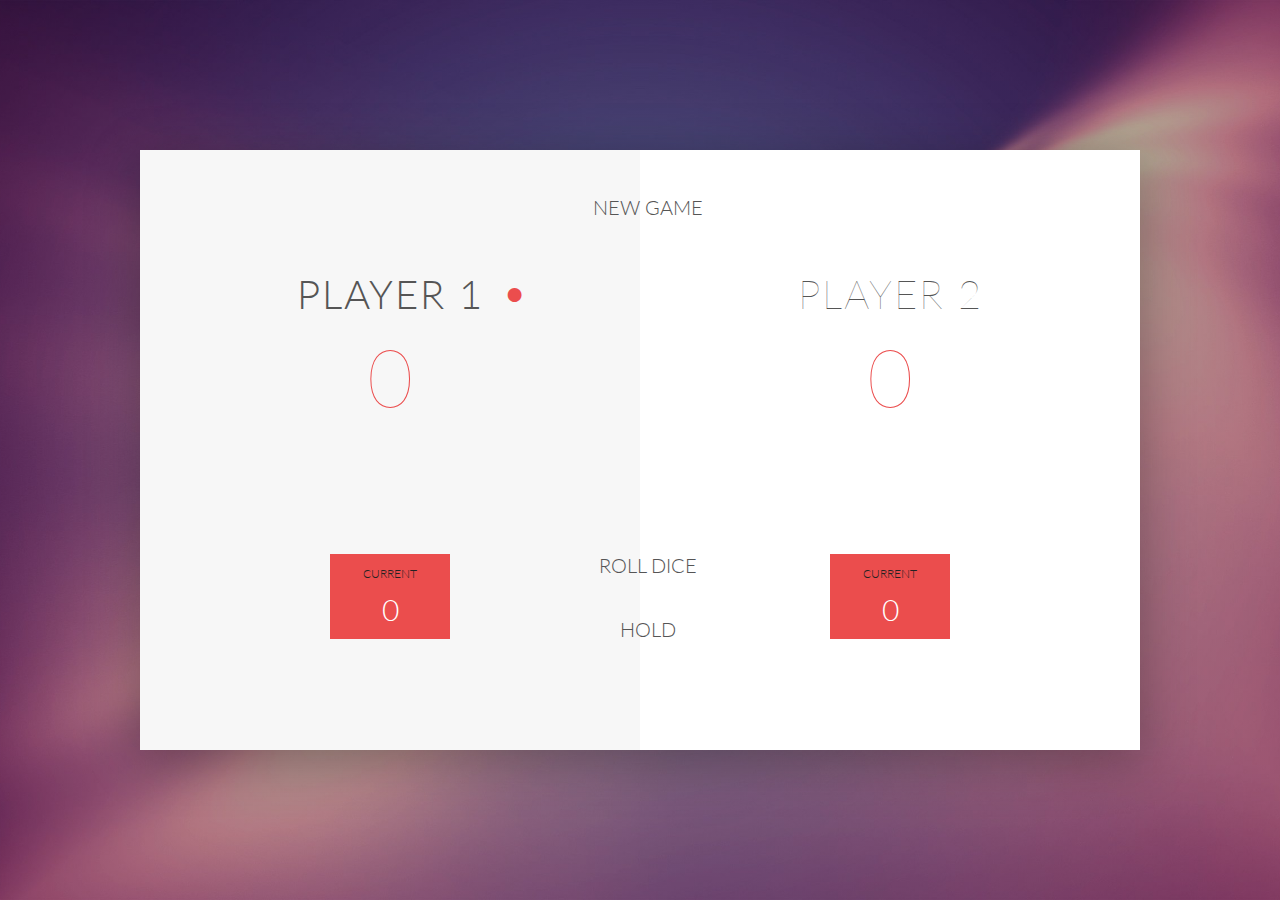
<file: PigGame-1dice/index.html>
<!DOCTYPE html>
<html lang="en">
    <head>
        <meta charset="UTF-8">
        <link href="https://fonts.googleapis.com/css?family=Lato:100,300,600" rel="stylesheet" type="text/css">
        <link href="http://code.ionicframework.com/ionicons/2.0.1/css/ionicons.min.css" rel="stylesheet" type="text/css">
        <link type="text/css" rel="stylesheet" href="style.css">
        
        <title>Pig Game</title>
    </head>

    <body>
        <div class="wrapper clearfix">
            <div class="player-0-panel active">
                <div class="player-name" id="name-0">Player 1</div>
                <div class="player-score" id="score-0">0</div>
                <div class="player-current-box">
                    <div class="player-current-label">Current</div>
                    <div class="player-current-score" id="current-0">11</div>
                </div>
            </div>
            
            <div class="player-1-panel">
                <div class="player-name" id="name-1">Player 2</div>
                <div class="player-score" id="score-1">0</div>
                <div class="player-current-box">
                    <div class="player-current-label">Current</div>
                    <div class="player-current-score" id="current-1">0</div>
                </div>
            </div>
            
            <button class="btn-new"><i class="ion-ios-plus-outline"></i>New game</button>
            <button class="btn-roll"><i class="ion-ios-loop"></i>Roll dice</button>
            <button class="btn-hold"><i class="ion-ios-download-outline"></i>Hold</button>
            
            <img src="dice-4.png" alt="Dice" class="dice">
    
        </div>
        
        <script src="app.js"></script>
    </body>
</html>
</file>
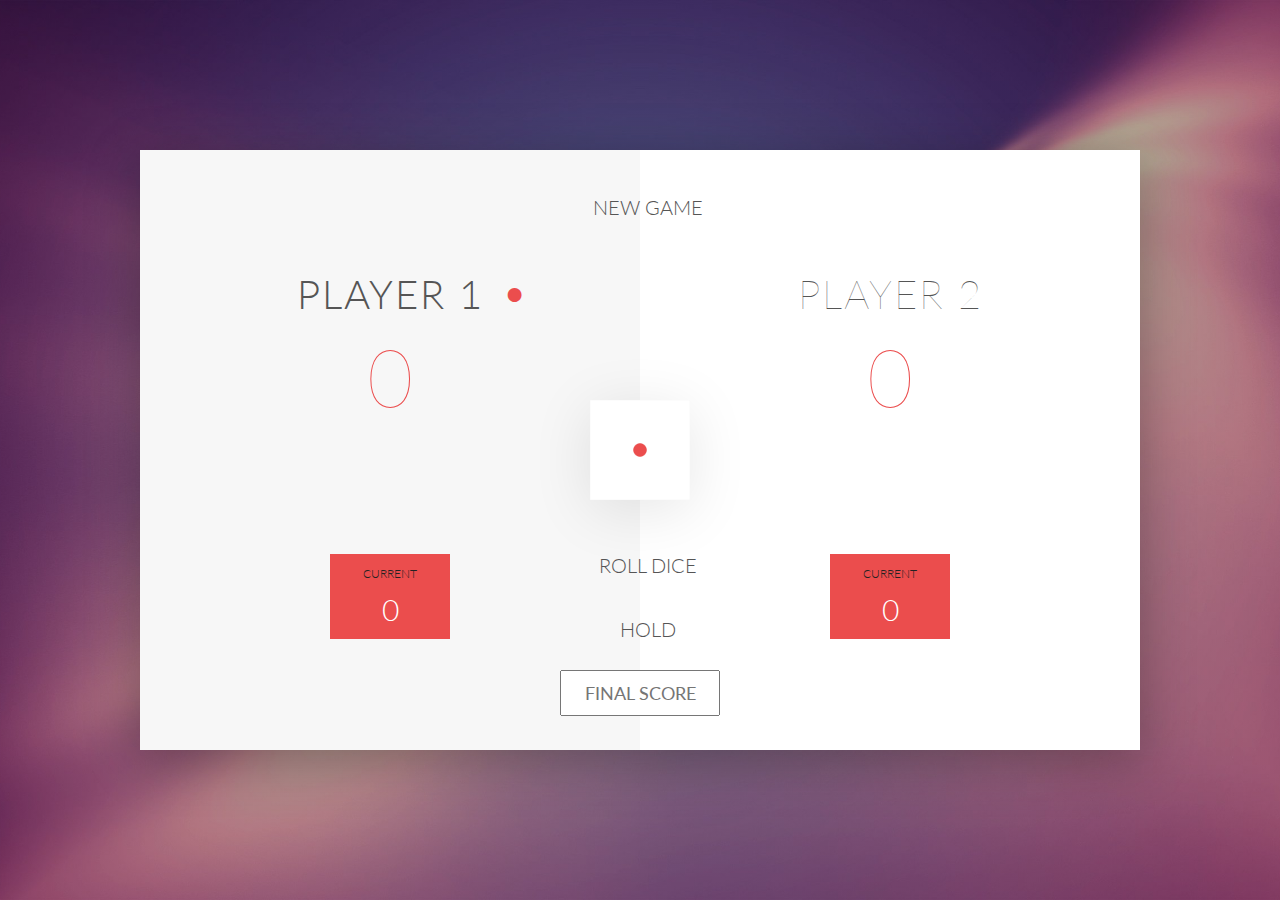
<file: PigGame-2dice/index.html>
<!DOCTYPE html>
<html lang="en">
    <head>
        <meta charset="UTF-8">
        <link href="https://fonts.googleapis.com/css?family=Lato:100,300,600" rel="stylesheet" type="text/css">
        <link href="http://code.ionicframework.com/ionicons/2.0.1/css/ionicons.min.css" rel="stylesheet" type="text/css">
        <link type="text/css" rel="stylesheet" href="style.css">
        
        <title>Pig Game</title>
    </head>

    <body>
        <div class="wrapper clearfix">
            <div class="player-0-panel active">
                <div class="player-name" id="name-0">Player 1</div>
                <div class="player-score" id="score-0">0</div>
                <div class="player-current-box">
                    <div class="player-current-label">Current</div>
                    <div class="player-current-score" id="current-0">11</div>
                </div>
            </div>
            
            <div class="player-1-panel">
                <div class="player-name" id="name-1">Player 2</div>
                <div class="player-score" id="score-1">0</div>
                <div class="player-current-box">
                    <div class="player-current-label">Current</div>
                    <div class="player-current-score" id="current-1">0</div>
                </div>
            </div>
            
            <button class="btn-new"><i class="ion-ios-plus-outline"></i>New game</button>
            <button class="btn-roll"><i class="ion-ios-loop"></i>Roll dice</button>
            <button class="btn-hold"><i class="ion-ios-download-outline"></i>Hold</button>
            
            <input type="text" placeholder="Final Score" class="final-score">
            
            <img src="dice-1.png" alt="Dice" class="dice" id="dice-1">
            <img src="dice-1.png" alt="Dice" class="dice" id="dice-2">
    
        </div>
        
        <script src="app.js"></script>
    </body>
</html>
</file>
<file: PigGame-1dice/style.css>
/**********************************************
*** GENERAL
**********************************************/

* {
    margin: 0;
    padding: 0;
    box-sizing: border-box;
    
}

.clearfix::after {
    content: "";
    display: table;
    clear: both;
}

body {
    background-image: linear-gradient(rgba(62, 20, 20, 0.4), rgba(62, 20, 20, 0.4)), url(back.jpg);
    background-size: cover;
    background-position: center;
    font-family: Lato;
    font-weight: 300;
    position: relative;
    height: 100vh;
    color: #555;
}

.wrapper {
    width: 1000px;
    position: absolute;
    top: 50%;
    left: 50%;
    transform: translate(-50%, -50%);
    background-color: #fff;
    box-shadow: 0px 10px 50px rgba(0, 0, 0, 0.3);
    overflow: hidden;
}

.player-0-panel,
.player-1-panel {
    width: 50%;
    float: left;
    height: 600px;
    padding: 100px;
}



/**********************************************
*** PLAYERS
**********************************************/

.player-name {
    font-size: 40px;
    text-align: center;
    text-transform: uppercase;
    letter-spacing: 2px;
    font-weight: 100;
    margin-top: 20px;
    margin-bottom: 10px;
    position: relative;
}

.player-score {
    text-align: center;
    font-size: 80px;
    font-weight: 100;
    color: #EB4D4D;
    margin-bottom: 130px;
}

.active { background-color: #f7f7f7; }
.active .player-name { font-weight: 300; }

.active .player-name::after {
    content: "\2022";
    font-size: 47px;
    position: absolute;
    color: #EB4D4D;
    top: -7px;
    right: 10px;
    
}

.player-current-box {
    background-color: #EB4D4D;
    color: #fff;
    width: 40%;
    margin: 0 auto;
    padding: 12px;
    text-align: center;
}

.player-current-label {
    text-transform: uppercase;
    margin-bottom: 10px;
    font-size: 12px;
    color: #222;
}

.player-current-score {
    font-size: 30px;
}

button {
    position: absolute;
    width: 200px;
    left: 50%;
    transform: translateX(-50%);
    color: #555;
    background: none;
    border: none;
    font-family: Lato;
    font-size: 20px;
    text-transform: uppercase;
    cursor: pointer;
    font-weight: 300;
    transition: background-color 0.3s, color 0.3s;
}

button:hover { font-weight: 600; }
button:hover i { margin-right: 20px; }

button:focus {
    outline: none;
}

i {
    color: #EB4D4D;
    display: inline-block;
    margin-right: 15px;
    font-size: 32px;
    line-height: 1;
    vertical-align: text-top;
    margin-top: -4px;
    transition: margin 0.3s;
}

.btn-new { top: 45px;}
.btn-roll { top: 403px;}
.btn-hold { top: 467px;}

.dice {
    position: absolute;
    left: 50%;
    top: 178px;
    transform: translateX(-50%);
    height: 100px;
    box-shadow: 0px 10px 60px rgba(0, 0, 0, 0.10);
}

.winner { background-color: #f7f7f7; }
.winner .player-name { font-weight: 300; color: #EB4D4D; }
</file>
<file: PigGame-2dice/style.css>
/**********************************************
*** GENERAL
**********************************************/

* {
    margin: 0;
    padding: 0;
    box-sizing: border-box;
    
}

.clearfix::after {
    content: "";
    display: table;
    clear: both;
}

body {
    background-image: linear-gradient(rgba(62, 20, 20, 0.4), rgba(62, 20, 20, 0.4)), url(back.jpg);
    background-size: cover;
    background-position: center;
    font-family: Lato;
    font-weight: 300;
    position: relative;
    height: 100vh;
    color: #555;
}

.wrapper {
    width: 1000px;
    position: absolute;
    top: 50%;
    left: 50%;
    transform: translate(-50%, -50%);
    background-color: #fff;
    box-shadow: 0px 10px 50px rgba(0, 0, 0, 0.3);
    overflow: hidden;
}

.player-0-panel,
.player-1-panel {
    width: 50%;
    float: left;
    height: 600px;
    padding: 100px;
}

.final-score {
    width: 160px;
    top: 520px;
    position: absolute;
    left: 50%;
    transform: translateX(-50%);
    color: 555;
    font-family: 'Lato';
    font-size: 18px;
    text-align: center;
    padding: 10px;
    text-transform: uppercase;
}


/**********************************************
*** PLAYERS
**********************************************/

.player-name {
    font-size: 40px;
    text-align: center;
    text-transform: uppercase;
    letter-spacing: 2px;
    font-weight: 100;
    margin-top: 20px;
    margin-bottom: 10px;
    position: relative;
}

.player-score {
    text-align: center;
    font-size: 80px;
    font-weight: 100;
    color: #EB4D4D;
    margin-bottom: 130px;
}

.active { background-color: #f7f7f7; }
.active .player-name { font-weight: 300; }

.active .player-name::after {
    content: "\2022";
    font-size: 47px;
    position: absolute;
    color: #EB4D4D;
    top: -7px;
    right: 10px;
    
}

.player-current-box {
    background-color: #EB4D4D;
    color: #fff;
    width: 40%;
    margin: 0 auto;
    padding: 12px;
    text-align: center;
}

.player-current-label {
    text-transform: uppercase;
    margin-bottom: 10px;
    font-size: 12px;
    color: #222;
}

.player-current-score {
    font-size: 30px;
}

button {
    position: absolute;
    width: 200px;
    left: 50%;
    transform: translateX(-50%);
    color: #555;
    background: none;
    border: none;
    font-family: Lato;
    font-size: 20px;
    text-transform: uppercase;
    cursor: pointer;
    font-weight: 300;
    transition: background-color 0.3s, color 0.3s;
}

button:hover { font-weight: 600; }
button:hover i { margin-right: 20px; }

button:focus {
    outline: none;
}

i {
    color: #EB4D4D;
    display: inline-block;
    margin-right: 15px;
    font-size: 32px;
    line-height: 1;
    vertical-align: text-top;
    margin-top: -4px;
    transition: margin 0.3s;
}

.btn-new { top: 45px;}
.btn-roll { top: 403px;}
.btn-hold { top: 467px;}

.prev-dice {
    position: absolute;
    left: 40%;
    top: 178px;
    transform: translateX(-50%);
    height: 100px;
    box-shadow: 0px 10px 60px rgba(0, 0, 0, 0.10);
}

.dice {
    position: absolute;
    left: 50%;
    top: 178px;
    transform: translateX(-50%);
    height: 100px;
    box-shadow: 0px 10px 60px rgba(0, 0, 0, 0.10);
}

#dice-1 {
   top: 120px; 
}
#dice-2 {
    top: 250px; 
}

.winner { background-color: #f7f7f7; }
.winner .player-name { font-weight: 300; color: #EB4D4D; }
</file>
